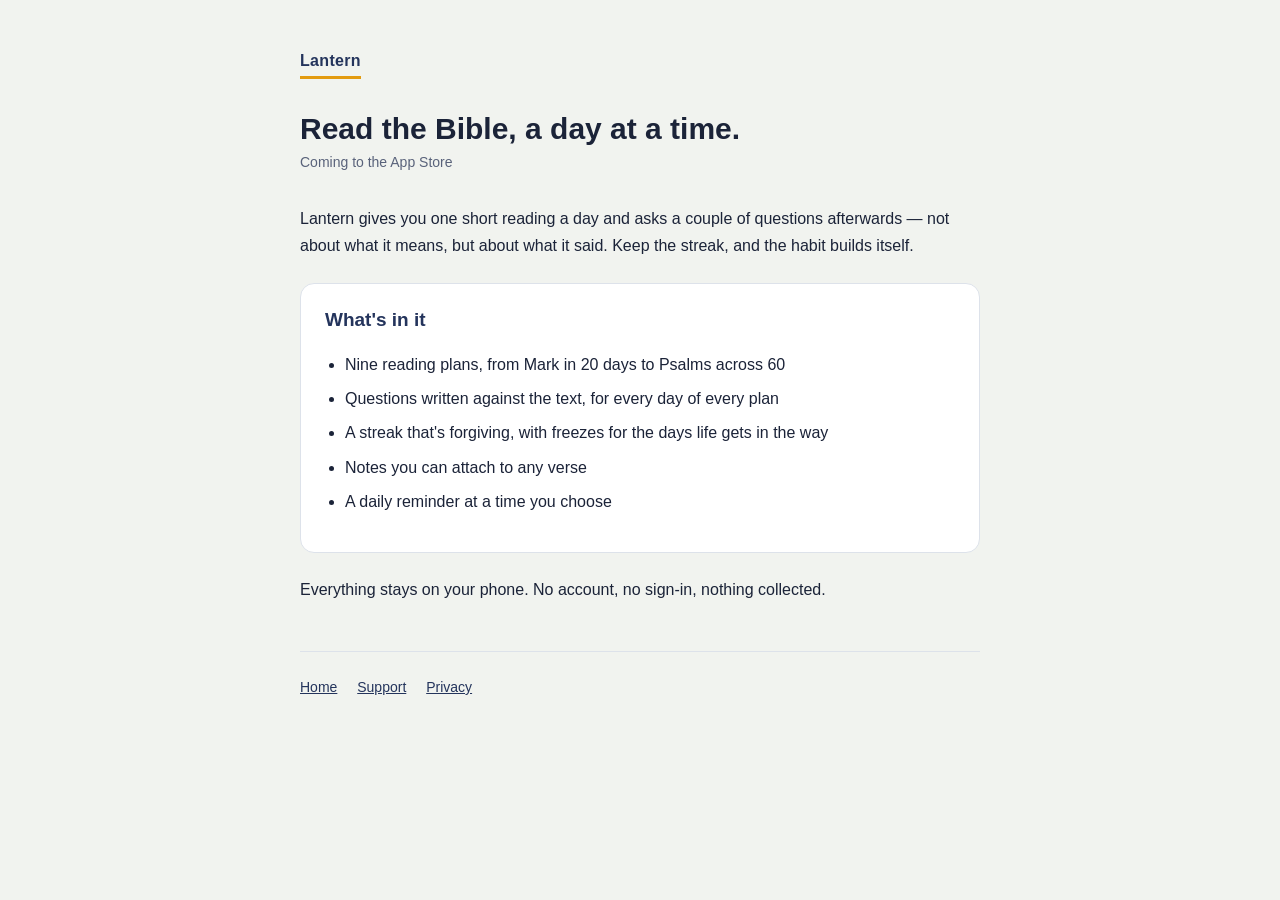
<file: index.html>
<!DOCTYPE html>
<html lang="en">
<head>
<meta charset="utf-8">
<meta name="viewport" content="width=device-width, initial-scale=1">
<title>Lantern — Bible Study</title>
<meta name="description" content="A Bible reading app that keeps you coming back. Nine plans, daily readings, and questions that check you actually read.">
<link rel="stylesheet" href="style.css">
</head>
<body>
<main>
<header><a class="mark" href="./">Lantern</a></header>

<h1>Read the Bible, a day at a time.</h1>
<p class="updated">Coming to the App Store</p>

<p>Lantern gives you one short reading a day and asks a couple of questions
afterwards — not about what it means, but about what it said. Keep the streak,
and the habit builds itself.</p>

<div class="card">
<h2>What's in it</h2>
<ul>
  <li>Nine reading plans, from Mark in 20 days to Psalms across 60</li>
  <li>Questions written against the text, for every day of every plan</li>
  <li>A streak that's forgiving, with freezes for the days life gets in the way</li>
  <li>Notes you can attach to any verse</li>
  <li>A daily reminder at a time you choose</li>
</ul>
</div>

<p>Everything stays on your phone. No account, no sign-in, nothing collected.</p>

<footer>
  <a href="./">Home</a>
  <a href="support.html">Support</a>
  <a href="privacy.html">Privacy</a>
</footer>
</main>
</body>
</html>
</file>
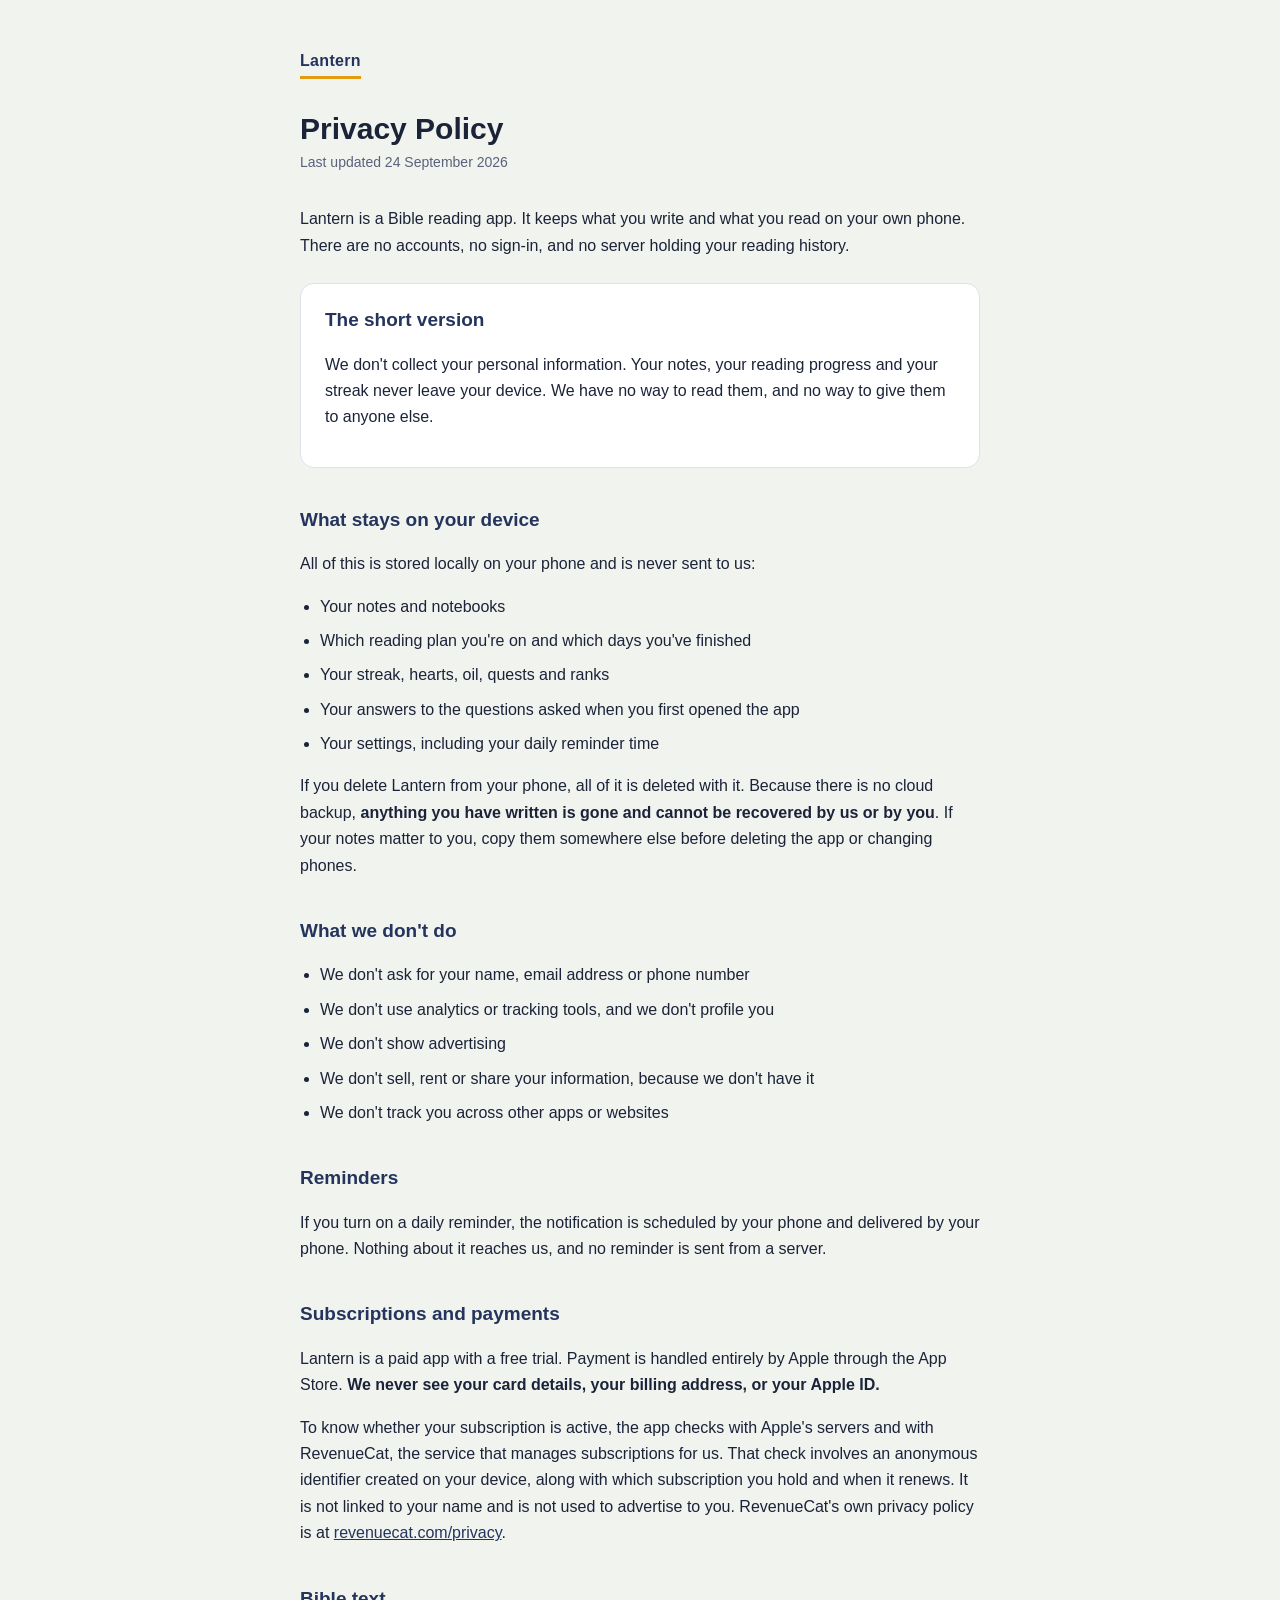
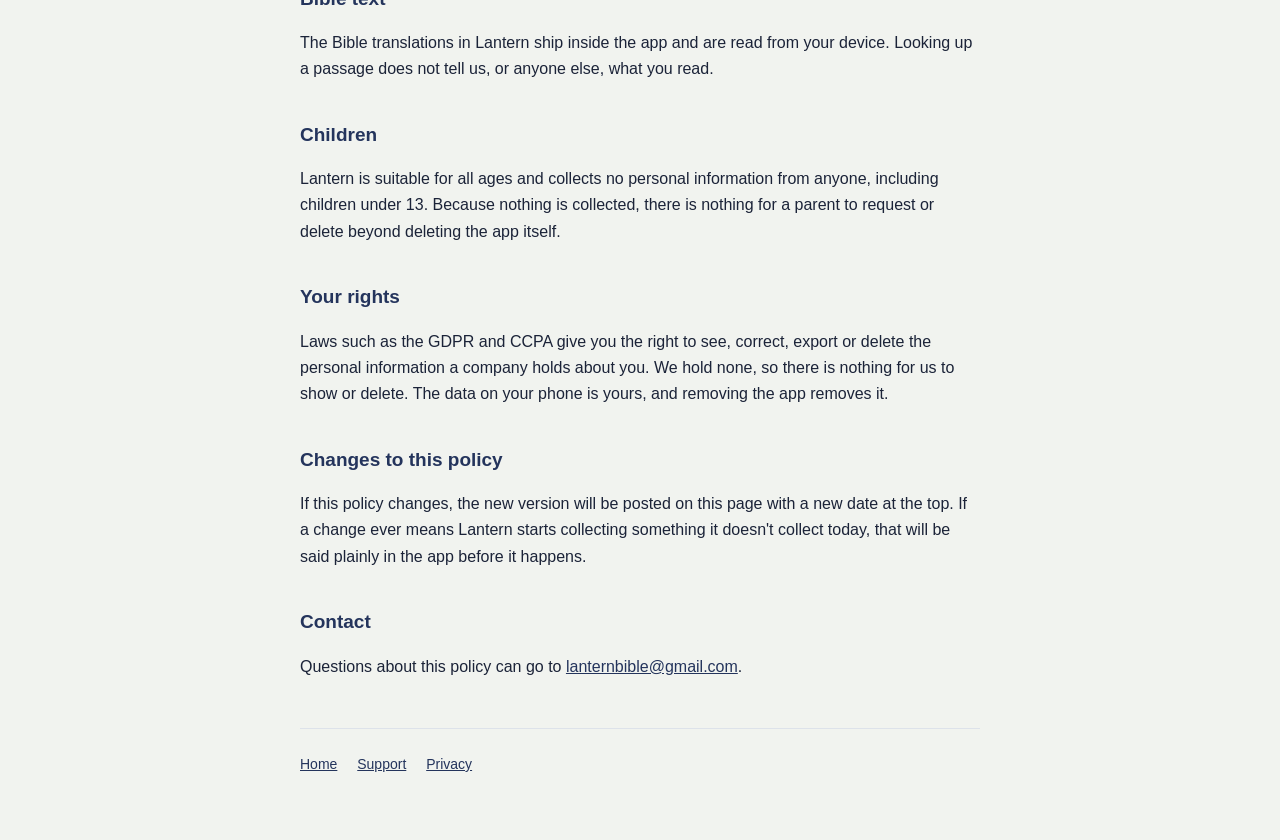
<file: privacy.html>
<!DOCTYPE html>
<html lang="en">
<head>
<meta charset="utf-8">
<meta name="viewport" content="width=device-width, initial-scale=1">
<title>Privacy Policy — Lantern</title>
<link rel="stylesheet" href="style.css">
</head>
<body>
<main>
<header><a class="mark" href="./">Lantern</a></header>

<h1>Privacy Policy</h1>
<p class="updated">Last updated 24 September 2026</p>

<p>Lantern is a Bible reading app. It keeps what you write and what you read on
your own phone. There are no accounts, no sign-in, and no server holding your
reading history.</p>

<div class="card">
<h2>The short version</h2>
<p>We don't collect your personal information. Your notes, your reading
progress and your streak never leave your device. We have no way to read them,
and no way to give them to anyone else.</p>
</div>

<h2>What stays on your device</h2>
<p>All of this is stored locally on your phone and is never sent to us:</p>
<ul>
  <li>Your notes and notebooks</li>
  <li>Which reading plan you're on and which days you've finished</li>
  <li>Your streak, hearts, oil, quests and ranks</li>
  <li>Your answers to the questions asked when you first opened the app</li>
  <li>Your settings, including your daily reminder time</li>
</ul>
<p>If you delete Lantern from your phone, all of it is deleted with it. Because
there is no cloud backup, <strong>anything you have written is gone and cannot
be recovered by us or by you</strong>. If your notes matter to you, copy them
somewhere else before deleting the app or changing phones.</p>

<h2>What we don't do</h2>
<ul>
  <li>We don't ask for your name, email address or phone number</li>
  <li>We don't use analytics or tracking tools, and we don't profile you</li>
  <li>We don't show advertising</li>
  <li>We don't sell, rent or share your information, because we don't have it</li>
  <li>We don't track you across other apps or websites</li>
</ul>

<h2>Reminders</h2>
<p>If you turn on a daily reminder, the notification is scheduled by your phone
and delivered by your phone. Nothing about it reaches us, and no reminder is
sent from a server.</p>

<h2>Subscriptions and payments</h2>
<p>Lantern is a paid app with a free trial. Payment is handled entirely by
Apple through the App Store. <strong>We never see your card details, your
billing address, or your Apple ID.</strong></p>
<p>To know whether your subscription is active, the app checks with Apple's
servers and with RevenueCat, the service that manages subscriptions for us.
That check involves an anonymous identifier created on your device, along with
which subscription you hold and when it renews. It is not linked to your name
and is not used to advertise to you. RevenueCat's own privacy policy is at
<a href="https://www.revenuecat.com/privacy">revenuecat.com/privacy</a>.</p>

<h2>Bible text</h2>
<p>The Bible translations in Lantern ship inside the app and are read from your
device. Looking up a passage does not tell us, or anyone else, what you read.</p>

<h2>Children</h2>
<p>Lantern is suitable for all ages and collects no personal information from
anyone, including children under 13. Because nothing is collected, there is
nothing for a parent to request or delete beyond deleting the app itself.</p>

<h2>Your rights</h2>
<p>Laws such as the GDPR and CCPA give you the right to see, correct, export or
delete the personal information a company holds about you. We hold none, so
there is nothing for us to show or delete. The data on your phone is yours, and
removing the app removes it.</p>

<h2>Changes to this policy</h2>
<p>If this policy changes, the new version will be posted on this page with a
new date at the top. If a change ever means Lantern starts collecting something
it doesn't collect today, that will be said plainly in the app before it
happens.</p>

<h2>Contact</h2>
<p>Questions about this policy can go to
<a href="mailto:lanternbible@gmail.com">lanternbible@gmail.com</a>.</p>

<footer>
  <a href="./">Home</a>
  <a href="support.html">Support</a>
  <a href="privacy.html">Privacy</a>
</footer>
</main>
</body>
</html>
</file>
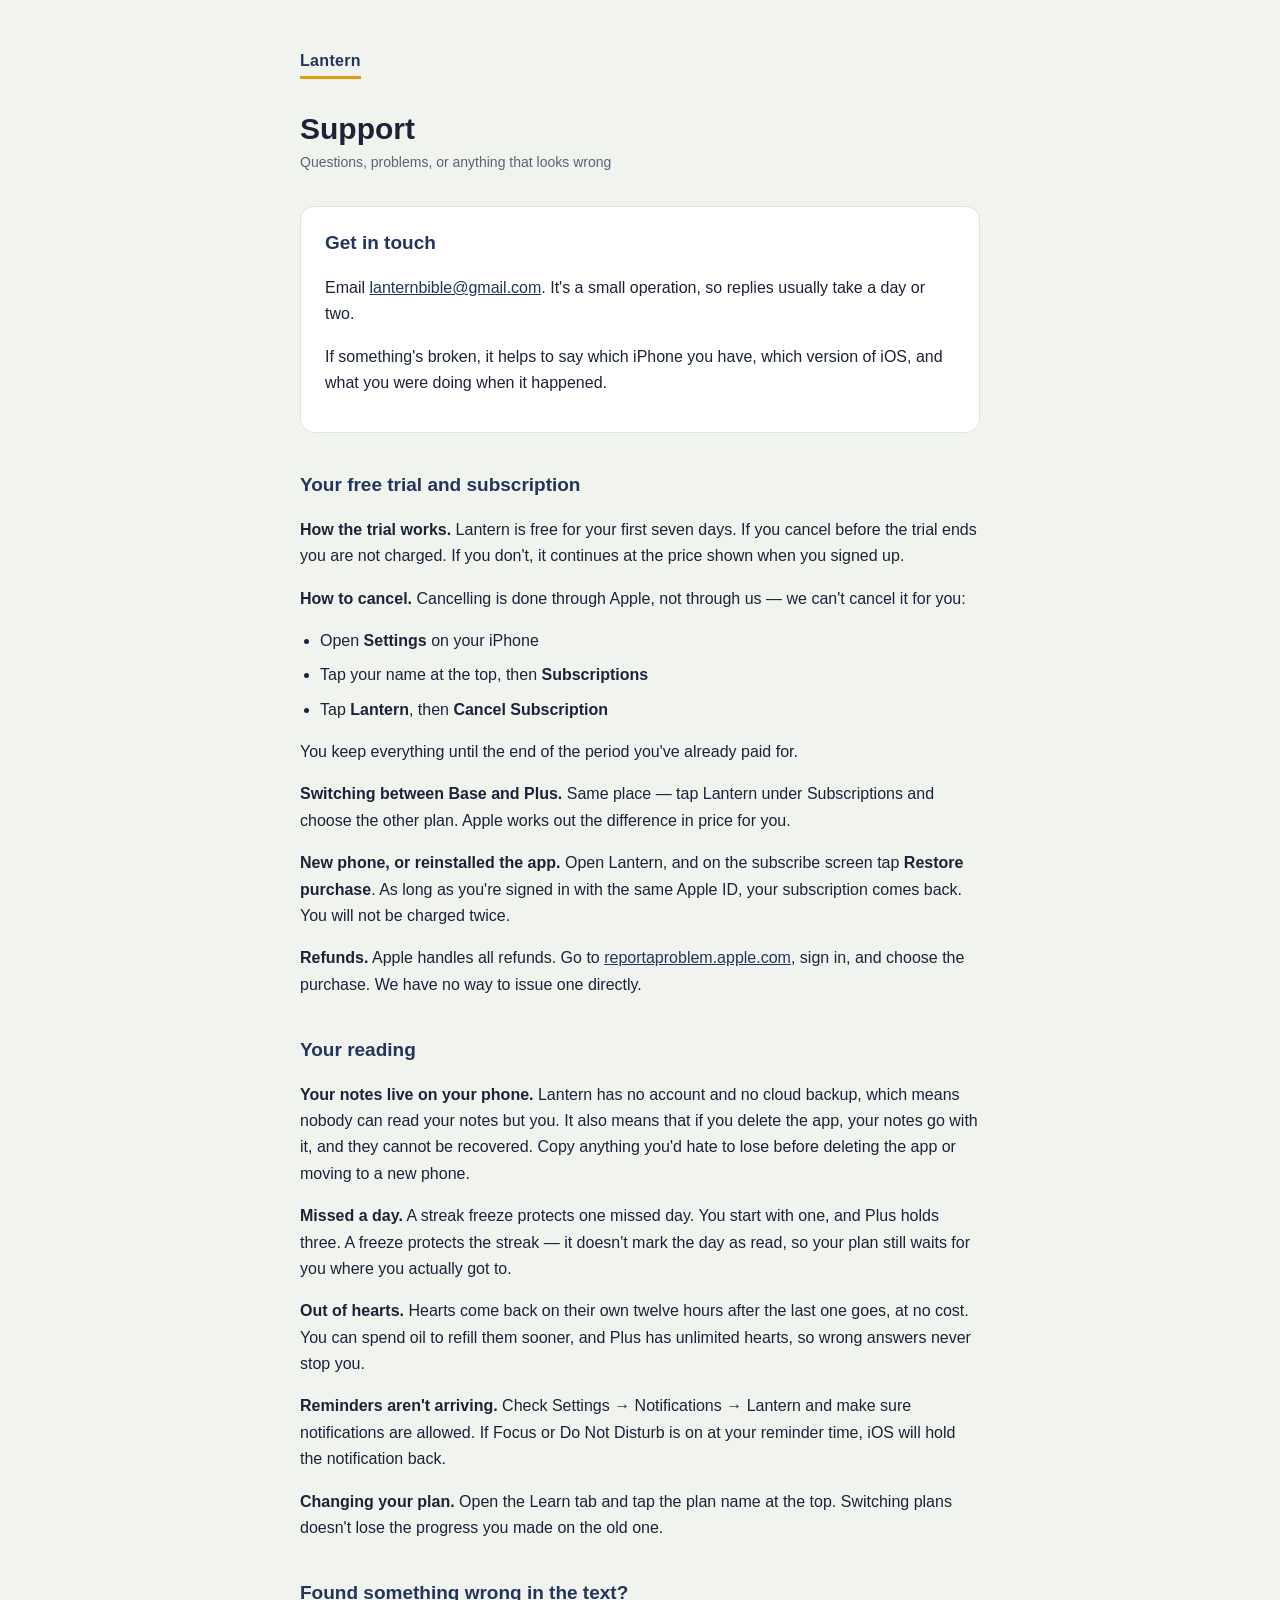
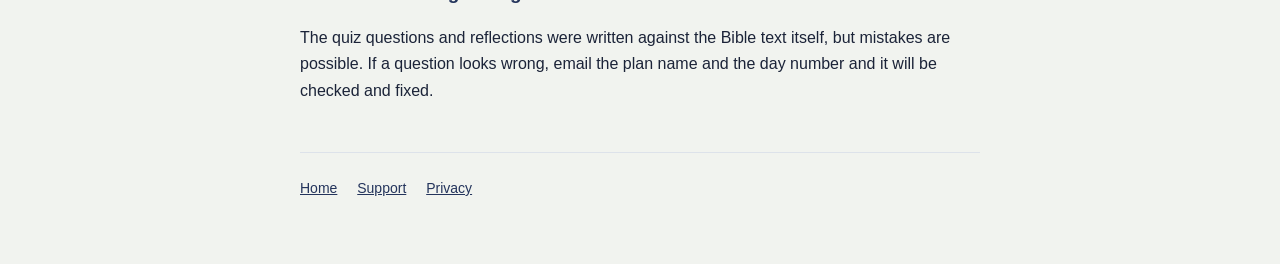
<file: support.html>
<!DOCTYPE html>
<html lang="en">
<head>
<meta charset="utf-8">
<meta name="viewport" content="width=device-width, initial-scale=1">
<title>Support — Lantern</title>
<link rel="stylesheet" href="style.css">
</head>
<body>
<main>
<header><a class="mark" href="./">Lantern</a></header>

<h1>Support</h1>
<p class="updated">Questions, problems, or anything that looks wrong</p>

<div class="card">
<h2>Get in touch</h2>
<p>Email <a href="mailto:lanternbible@gmail.com">lanternbible@gmail.com</a>. It's a small
operation, so replies usually take a day or two.</p>
<p>If something's broken, it helps to say which iPhone you have, which version
of iOS, and what you were doing when it happened.</p>
</div>

<h2>Your free trial and subscription</h2>

<p><strong>How the trial works.</strong> Lantern is free for your first seven
days. If you cancel before the trial ends you are not charged. If you don't,
it continues at the price shown when you signed up.</p>

<p><strong>How to cancel.</strong> Cancelling is done through Apple, not
through us — we can't cancel it for you:</p>
<ul>
  <li>Open <strong>Settings</strong> on your iPhone</li>
  <li>Tap your name at the top, then <strong>Subscriptions</strong></li>
  <li>Tap <strong>Lantern</strong>, then <strong>Cancel Subscription</strong></li>
</ul>
<p>You keep everything until the end of the period you've already paid for.</p>

<p><strong>Switching between Base and Plus.</strong> Same place — tap Lantern
under Subscriptions and choose the other plan. Apple works out the difference
in price for you.</p>

<p><strong>New phone, or reinstalled the app.</strong> Open Lantern, and on the
subscribe screen tap <strong>Restore purchase</strong>. As long as you're signed
in with the same Apple ID, your subscription comes back. You will not be charged
twice.</p>

<p><strong>Refunds.</strong> Apple handles all refunds. Go to
<a href="https://reportaproblem.apple.com">reportaproblem.apple.com</a>, sign in,
and choose the purchase. We have no way to issue one directly.</p>

<h2>Your reading</h2>

<p><strong>Your notes live on your phone.</strong> Lantern has no account and no
cloud backup, which means nobody can read your notes but you. It also means that
if you delete the app, your notes go with it, and they cannot be recovered.
Copy anything you'd hate to lose before deleting the app or moving to a new
phone.</p>

<p><strong>Missed a day.</strong> A streak freeze protects one missed day. You
start with one, and Plus holds three. A freeze protects the streak — it doesn't
mark the day as read, so your plan still waits for you where you actually got to.</p>

<p><strong>Out of hearts.</strong> Hearts come back on their own twelve hours
after the last one goes, at no cost. You can spend oil to refill them sooner,
and Plus has unlimited hearts, so wrong answers never stop you.</p>

<p><strong>Reminders aren't arriving.</strong> Check Settings → Notifications →
Lantern and make sure notifications are allowed. If Focus or Do Not Disturb is
on at your reminder time, iOS will hold the notification back.</p>

<p><strong>Changing your plan.</strong> Open the Learn tab and tap the plan name
at the top. Switching plans doesn't lose the progress you made on the old one.</p>

<h2>Found something wrong in the text?</h2>
<p>The quiz questions and reflections were written against the Bible text itself,
but mistakes are possible. If a question looks wrong, email the plan name and the
day number and it will be checked and fixed.</p>

<footer>
  <a href="./">Home</a>
  <a href="support.html">Support</a>
  <a href="privacy.html">Privacy</a>
</footer>
</main>
</body>
</html>
</file>
<file: style.css>
/* Shared styling for the Lantern public pages.
   Matches the app: navy #24345C on warm off-white #F1F3EF. */
:root {
  --navy: #24345C;
  --ink: #1B2338;
  --muted: #59627A;
  --bg: #F1F3EF;
  --card: #FFFFFF;
  --border: #DDE2EA;
  --gold: #E39B0F;
}
* { box-sizing: border-box; }
body {
  margin: 0;
  padding: 0 16px 64px;
  background: var(--bg);
  color: var(--ink);
  font: 16px/1.65 -apple-system, BlinkMacSystemFont, "Segoe UI", Roboto, Helvetica, Arial, sans-serif;
}
main { max-width: 680px; margin: 0 auto; }
header { padding: 48px 0 8px; }
.mark {
  display: inline-block;
  font-weight: 700;
  letter-spacing: 0.02em;
  color: var(--navy);
  text-decoration: none;
  border-bottom: 3px solid var(--gold);
  padding-bottom: 2px;
}
h1 { font-size: 30px; line-height: 1.2; margin: 24px 0 4px; }
h2 { font-size: 19px; margin: 36px 0 8px; color: var(--navy); }
.updated { color: var(--muted); font-size: 14px; margin: 0 0 32px; }
p, li { color: var(--ink); }
ul { padding-left: 20px; }
li { margin-bottom: 8px; }
.card {
  background: var(--card);
  border: 1px solid var(--border);
  border-radius: 14px;
  padding: 20px 24px;
  margin: 24px 0;
}
.card h2 { margin-top: 0; }
a { color: var(--navy); }
footer {
  margin-top: 48px;
  padding-top: 24px;
  border-top: 1px solid var(--border);
  color: var(--muted);
  font-size: 14px;
}
footer a { margin-right: 16px; }
</file>
